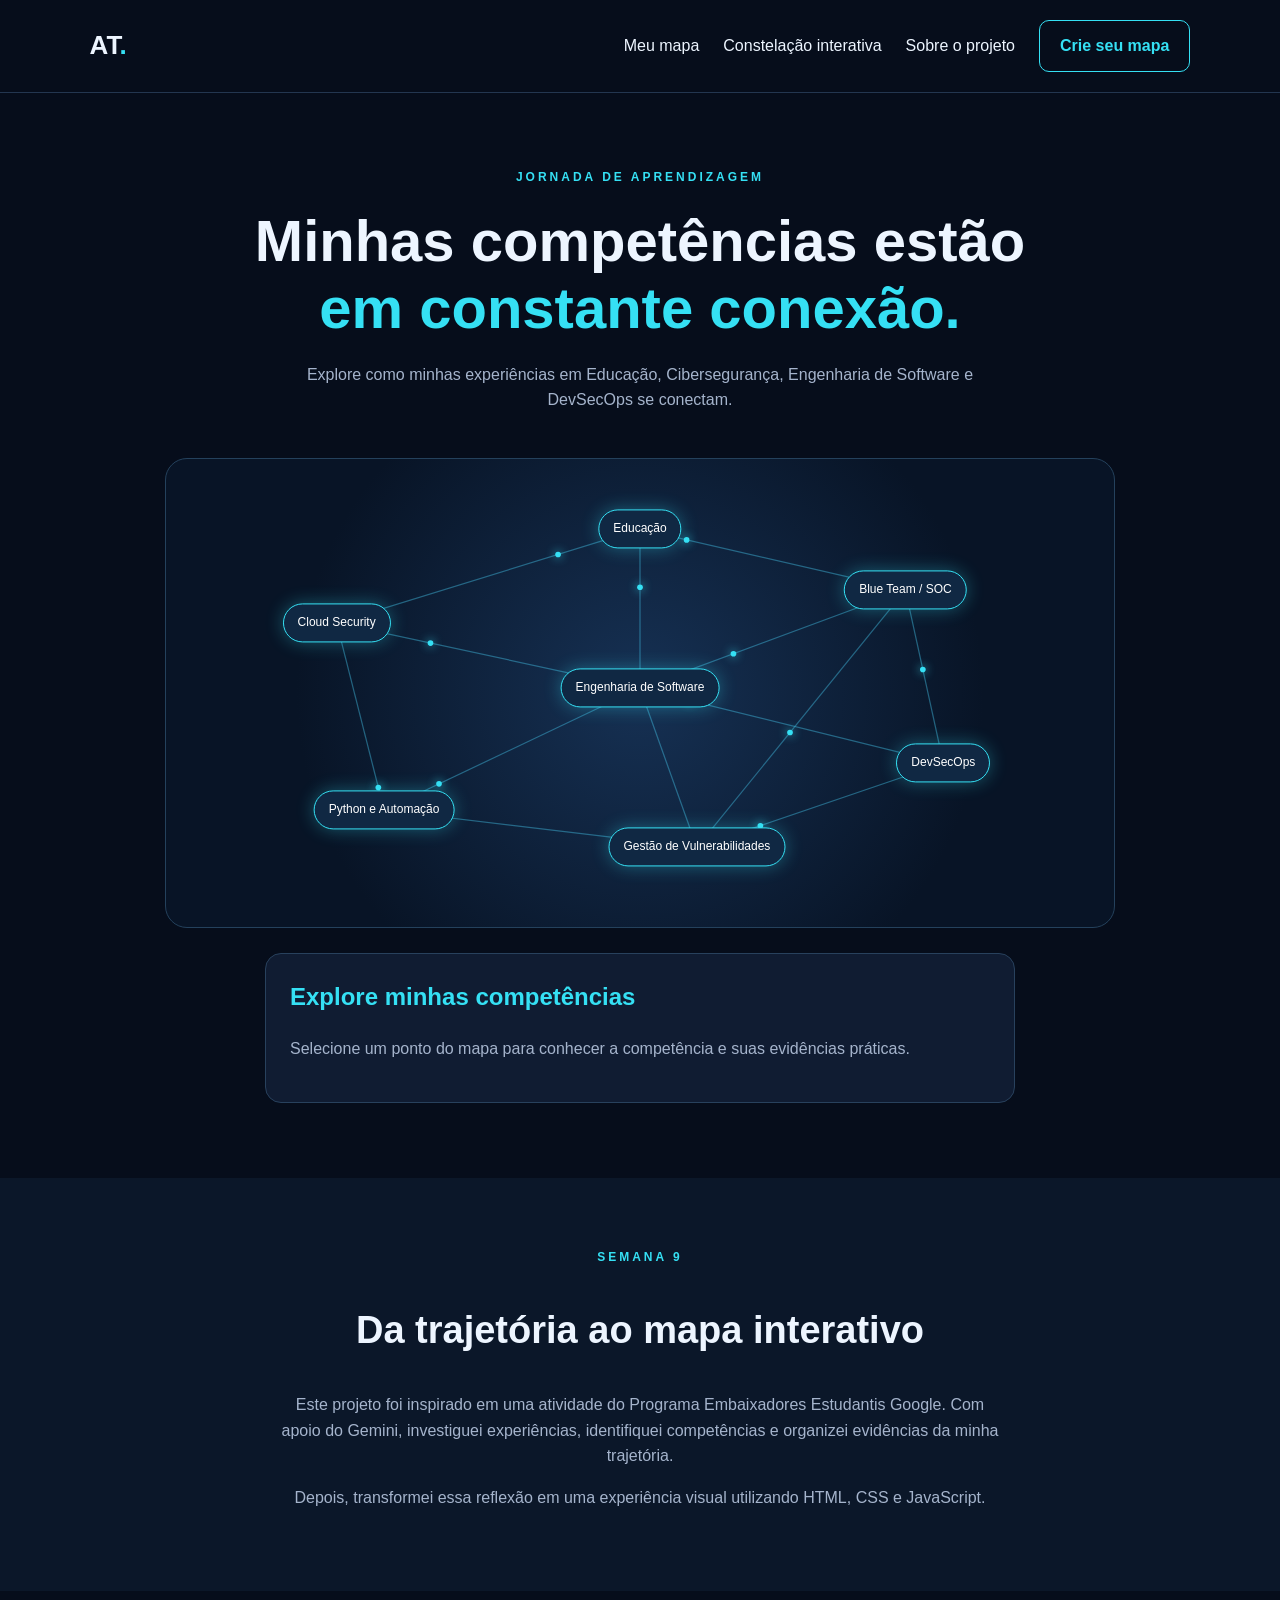
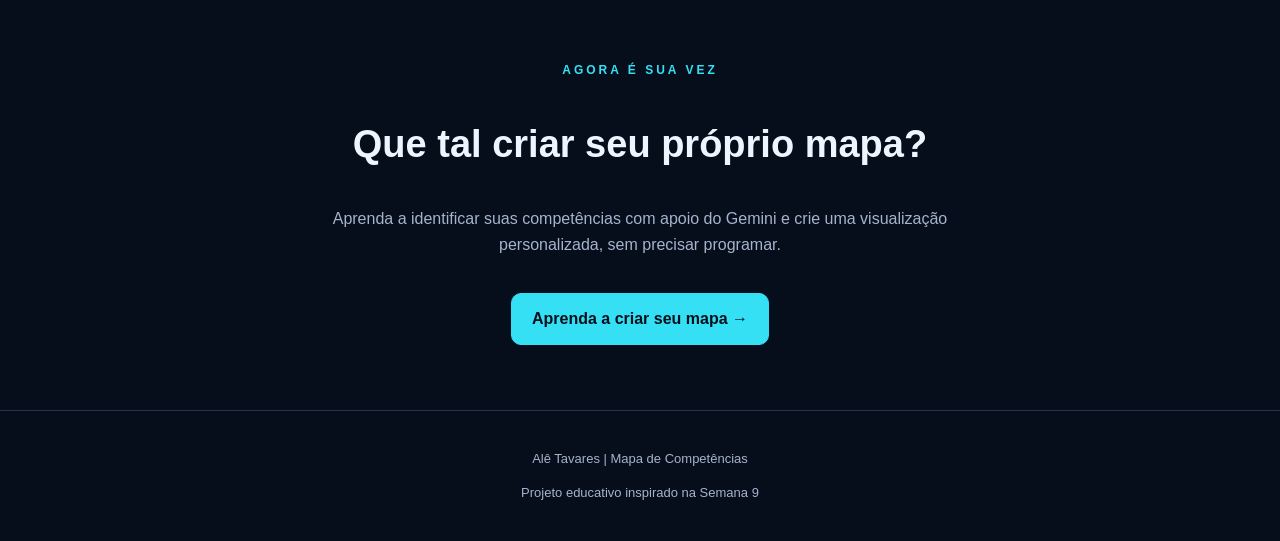
<file: index.html>
<!DOCTYPE html>
<html lang="pt-BR">
<head>
  <meta charset="UTF-8">
  <meta name="viewport" content="width=device-width, initial-scale=1.0">
  <meta name="description" content="Mapa interativo de competências e aprendizagem com apoio do Gemini.">
  <title>Mapa de Competências | Alê Tavares</title>
  <link rel="stylesheet" href="style.css">
  <script src="script.js" defer></script>
</head>
<body>
  <header class="cabecalho">
    <a class="marca" href="index.html">AT<span>.</span></a>
    <nav aria-label="Navegação principal">
      <a href="#mapa">Meu mapa</a>
      <a href="constelacao.html">Constelação interativa</a>
      <a href="#sobre">Sobre o projeto</a>
      <a href="crie-seu-mapa.html" class="botao-menu">
        Crie seu mapa
      </a>
    </nav>
  </header>

  <main>
    <section class="apresentacao" id="mapa">
      <div class="introducao">
        <span class="etiqueta">JORNADA DE APRENDIZAGEM</span>
        <h1>Minhas competências estão
          <span>em constante conexão.</span>
        </h1>
        <p>
          Explore como minhas experiências em Educação,
          Cibersegurança, Engenharia de Software e
          DevSecOps se conectam.
        </p>
      </div>

      <div class="area-mapa">
        <svg id="rede" role="img"
             aria-label="Rede animada de competências">
        </svg>
        <div id="pontos" class="pontos"></div>
      </div>

      <section class="detalhes" aria-live="polite">
        <h2 id="competencia-titulo">
          Explore minhas competências
        </h2>
        <p id="competencia-descricao">
          Selecione um ponto do mapa para conhecer
          a competência e suas evidências práticas.
        </p>
      </section>
    </section>

    <section class="sobre" id="sobre">
      <span class="etiqueta">SEMANA 9</span>
      <h2>Da trajetória ao mapa interativo</h2>
      <p>
        Este projeto foi inspirado em uma atividade
        do Programa Embaixadores Estudantis Google.
        Com apoio do Gemini, investiguei experiências,
        identifiquei competências e organizei
        evidências da minha trajetória.
      </p>
      <p>
        Depois, transformei essa reflexão em uma
        experiência visual utilizando HTML, CSS
        e JavaScript.
      </p>
    </section>

    <section class="convite">
      <span class="etiqueta">AGORA É SUA VEZ</span>
      <h2>Que tal criar seu próprio mapa?</h2>
      <p>
        Aprenda a identificar suas competências com
        apoio do Gemini e crie uma visualização
        personalizada, sem precisar programar.
      </p>
      <a href="crie-seu-mapa.html" class="botao-principal">
        Aprenda a criar seu mapa →
      </a>
    </section>
  </main>

  <footer>
    <p>Alê Tavares | Mapa de Competências</p>
    <p>Projeto educativo inspirado na Semana 9</p>
  </footer>
</body>
</html>
</file>
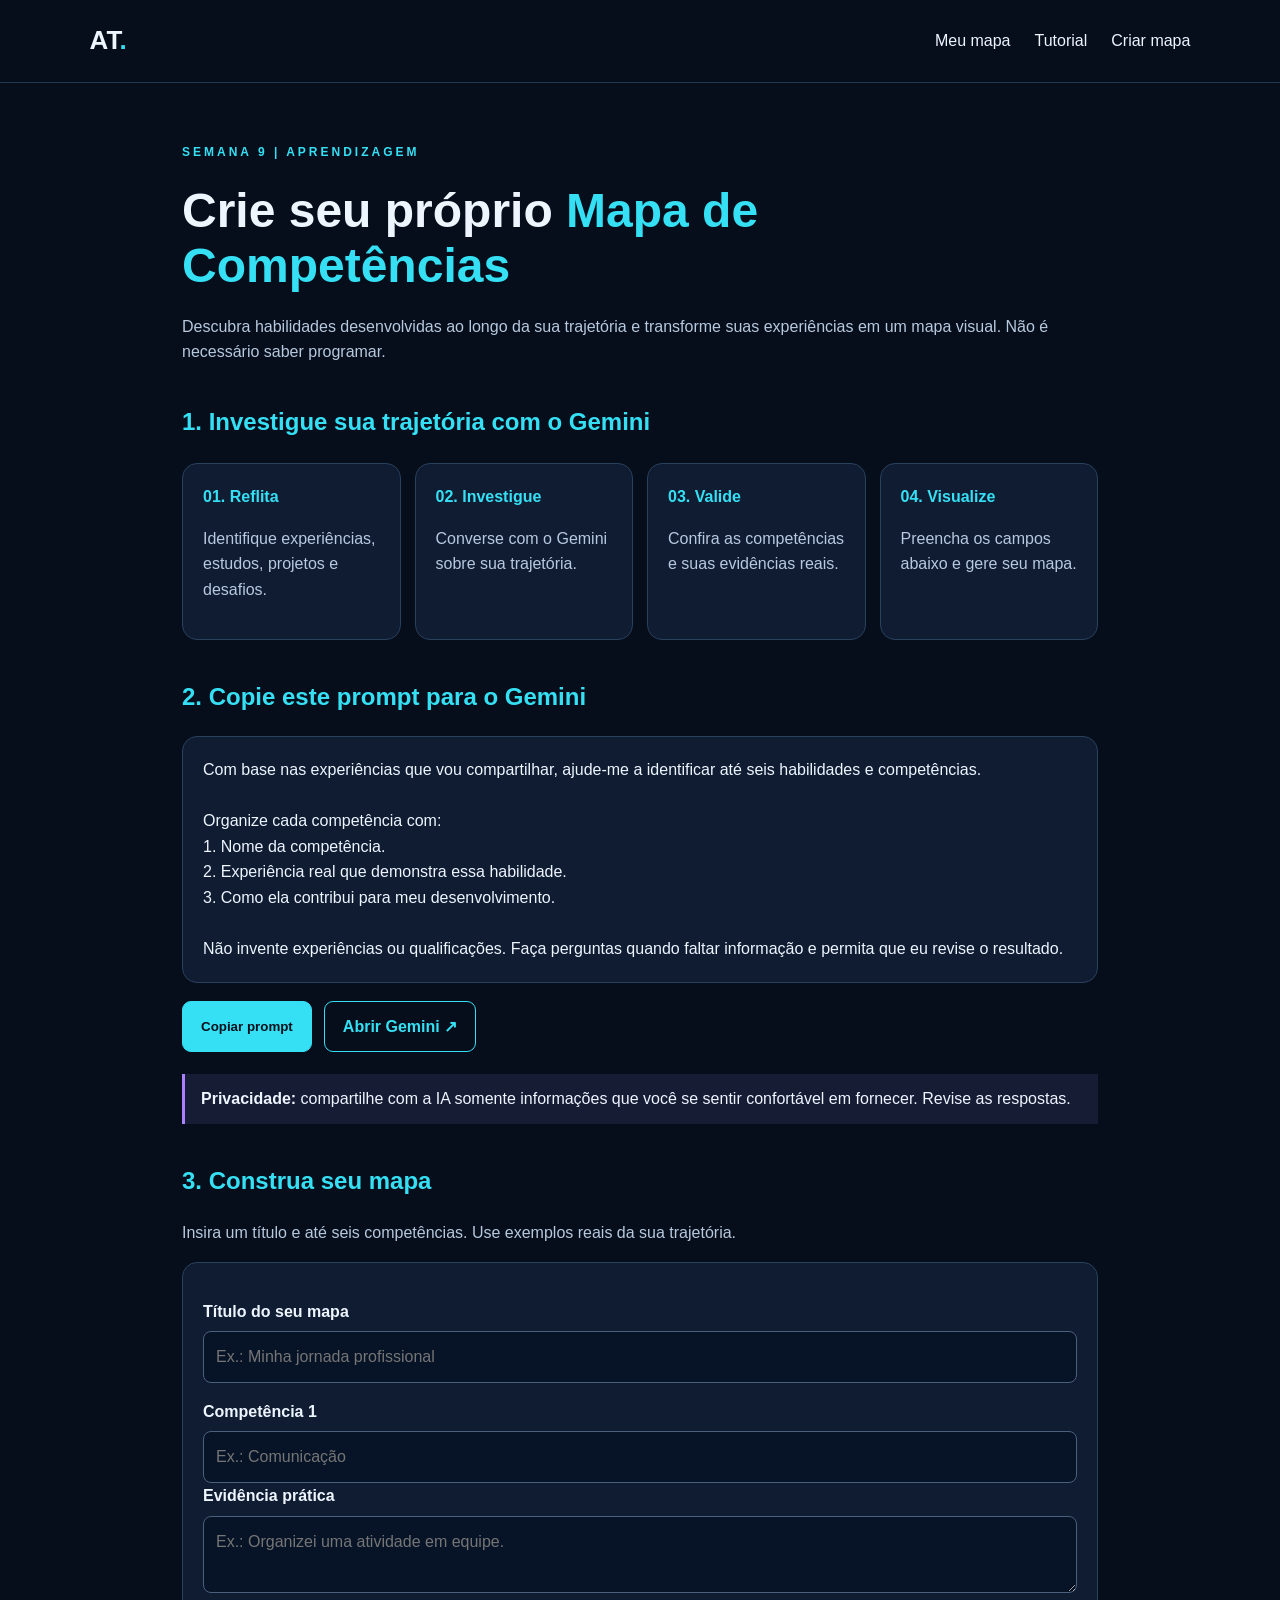
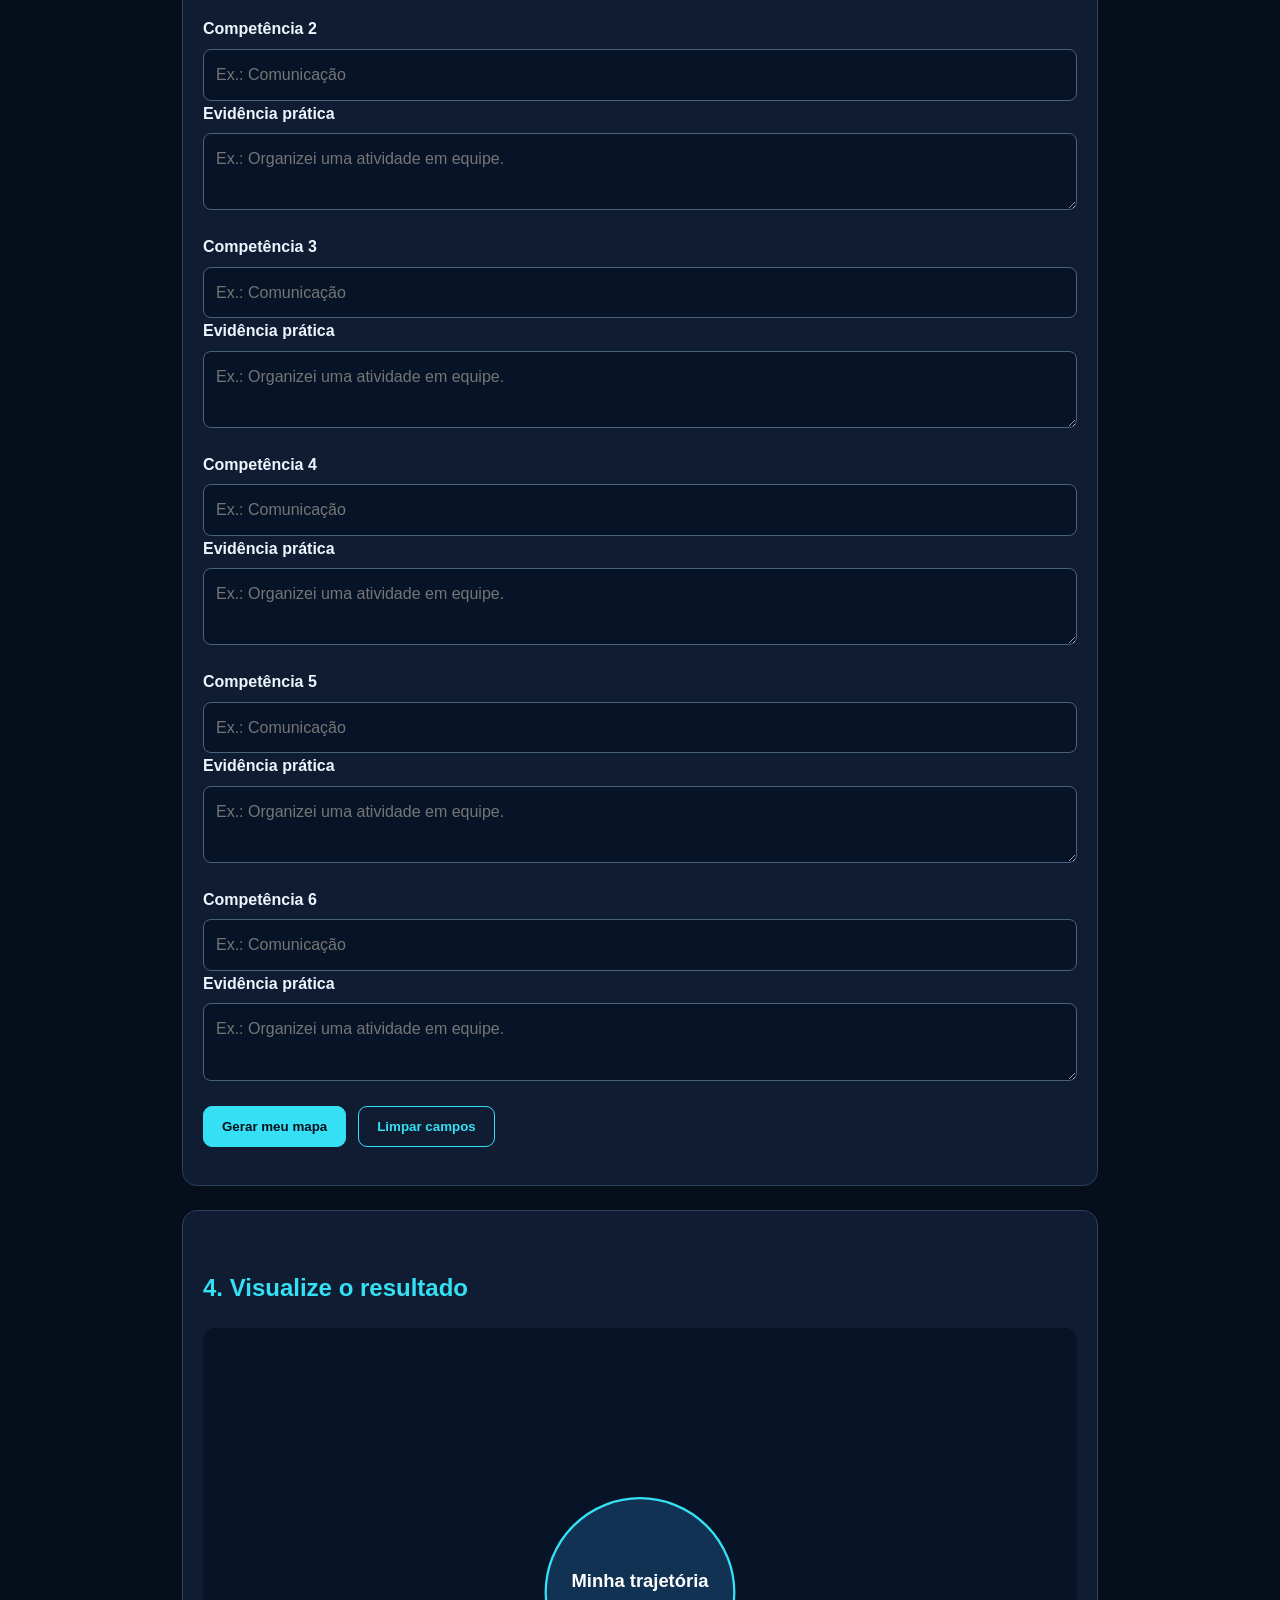
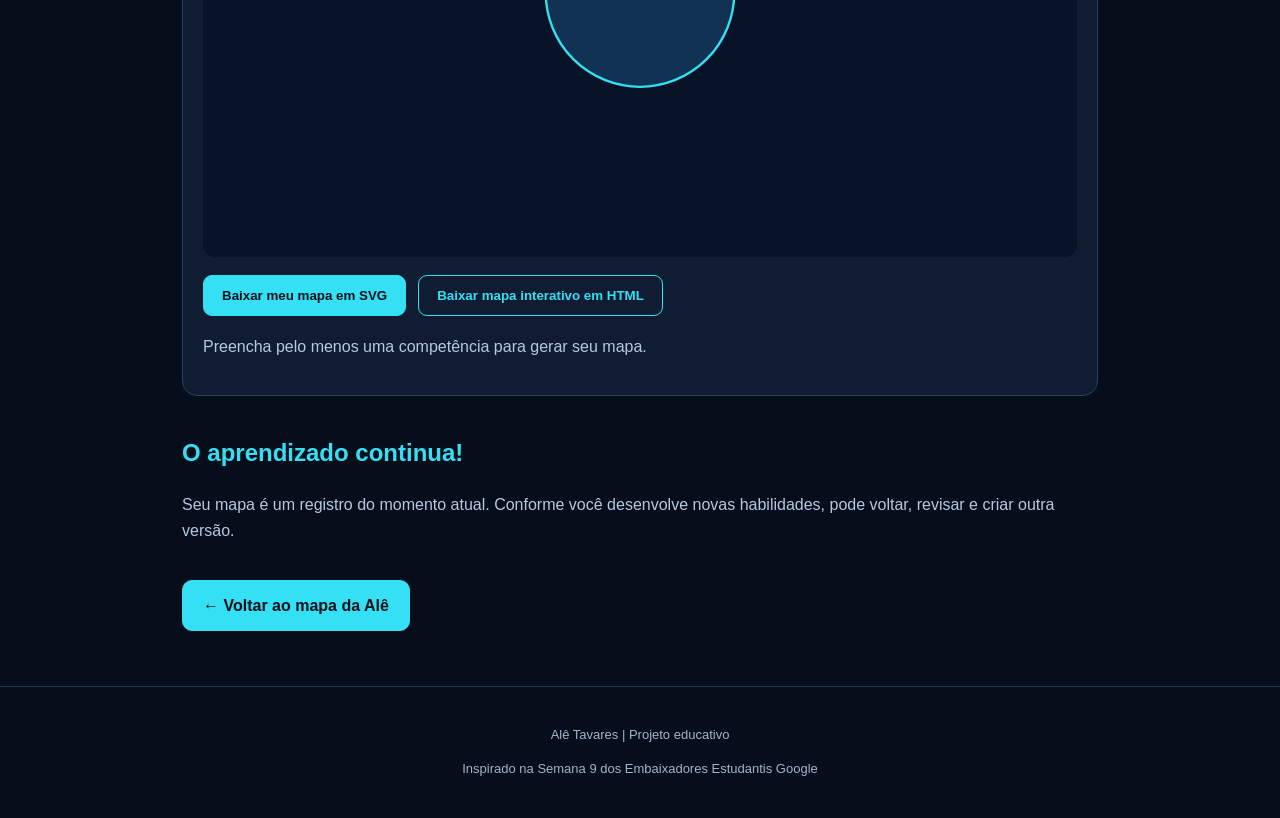
<file: crie-seu-mapa.html>
<!DOCTYPE html>
<html lang="pt-BR">
<head>
  <meta charset="UTF-8">
  <meta name="viewport" content="width=device-width, initial-scale=1">
  <title>Crie seu Mapa | Alê Tavares</title>
  <link rel="stylesheet" href="style.css">
  <style>
    .tutorial {
      max-width: 960px;
      margin: auto;
      padding: 55px 22px;
    }
    .tutorial h1 { font-size: clamp(30px, 5vw, 48px); }
    .tutorial h2 { color: #35e0f4; margin-top: 38px; }
    .tutorial p { color: #b7c9de; }
    .etapas {
      display: grid;
      grid-template-columns: repeat(auto-fit, minmax(210px, 1fr));
      gap: 14px;
      margin-top: 22px;
    }
    .etapa, .editor, .resultado, .prompt {
      background: #101c32;
      border: 1px solid #28415d;
      border-radius: 15px;
      padding: 20px;
    }
    .etapa strong { color: #35e0f4; }
    .prompt {
      white-space: pre-wrap;
      overflow-wrap: anywhere;
      color: #edf5ff;
    }
    .acoes {
      display: flex;
      gap: 12px;
      flex-wrap: wrap;
      margin: 18px 0;
    }
    .acao {
      padding: 12px 18px;
      border: 1px solid #35e0f4;
      border-radius: 9px;
      background: #35e0f4;
      color: #06101c;
      font-weight: bold;
      cursor: pointer;
    }
    .secundario {
      background: transparent;
      color: #35e0f4;
    }
    .campo { margin: 16px 0; }
    .campo label {
      display: block;
      margin-bottom: 7px;
      font-weight: 600;
    }
    .campo input, .campo textarea {
      width: 100%;
      padding: 12px;
      border: 1px solid #49617b;
      border-radius: 8px;
      background: #071427;
      color: white;
      font: inherit;
    }
    .campo textarea { min-height: 70px; }
    .resultado { margin-top: 24px; }
    #mapa-gerado {
      display: block;
      width: 100%;
      height: auto;
      background: #071427;
      border-radius: 12px;
    }
    .aviso {
      border-left: 3px solid #aa80ff;
      padding: 12px 16px;
      background: #171c35;
      margin-top: 22px;
    }
  </style>
</head>
<body>
  <header class="cabecalho">
    <a class="marca" href="index.html">AT<span>.</span></a>
    <nav>
      <a href="index.html">Meu mapa</a>
      <a href="#passos">Tutorial</a>
      <a href="#editor">Criar mapa</a>
    </nav>
  </header>

  <main class="tutorial">
    <span class="etiqueta">SEMANA 9 | APRENDIZAGEM</span>
    <h1>Crie seu próprio <span>Mapa de Competências</span></h1>
    <p>
      Descubra habilidades desenvolvidas ao longo da sua
      trajetória e transforme suas experiências em um mapa
      visual. Não é necessário saber programar.
    </p>

    <section id="passos">
      <h2>1. Investigue sua trajetória com o Gemini</h2>
      <div class="etapas">
        <article class="etapa">
          <strong>01. Reflita</strong>
          <p>Identifique experiências, estudos, projetos e desafios.</p>
        </article>
        <article class="etapa">
          <strong>02. Investigue</strong>
          <p>Converse com o Gemini sobre sua trajetória.</p>
        </article>
        <article class="etapa">
          <strong>03. Valide</strong>
          <p>Confira as competências e suas evidências reais.</p>
        </article>
        <article class="etapa">
          <strong>04. Visualize</strong>
          <p>Preencha os campos abaixo e gere seu mapa.</p>
        </article>
      </div>
    </section>

    <section>
      <h2>2. Copie este prompt para o Gemini</h2>
      <div class="prompt" id="prompt">Com base nas experiências que vou compartilhar, ajude-me a identificar até seis habilidades e competências.

Organize cada competência com:
1. Nome da competência.
2. Experiência real que demonstra essa habilidade.
3. Como ela contribui para meu desenvolvimento.

Não invente experiências ou qualificações. Faça perguntas quando faltar informação e permita que eu revise o resultado.</div>

      <div class="acoes">
        <button class="acao" id="copiar" type="button">
          Copiar prompt
        </button>
        <a class="acao secundario"
           href="https://gemini.google.com/app"
           target="_blank" rel="noopener noreferrer">
          Abrir Gemini ↗
        </a>
      </div>
      <p id="status-copia" role="status"></p>
      <div class="aviso">
        <strong>Privacidade:</strong>
        compartilhe com a IA somente informações que você
        se sentir confortável em fornecer. Revise as respostas.
      </div>
    </section>

    <section id="editor">
      <h2>3. Construa seu mapa</h2>
      <p>
        Insira um título e até seis competências.
        Use exemplos reais da sua trajetória.
      </p>

      <div class="editor">
        <div class="campo">
          <label for="nome">Título do seu mapa</label>
          <input id="nome" maxlength="45"
                 placeholder="Ex.: Minha jornada profissional">
        </div>
        <div id="campos"></div>
        <div class="acoes">
          <button class="acao" id="gerar" type="button">
            Gerar meu mapa
          </button>
          <button class="acao secundario" id="limpar" type="button">
            Limpar campos
          </button>
        </div>
      </div>
    </section>

    <section class="resultado">
      <h2>4. Visualize o resultado</h2>
      <svg id="mapa-gerado" viewBox="0 0 760 460"
           role="img" aria-label="Mapa de competências criado pelo visitante">
      </svg>
      <div id="evidencias"></div>
      <div class="acoes">
        <button class="acao" id="exportar" type="button">
          Baixar meu mapa em SVG
        </button>
        
        <button class="acao secundario" id="exportar-html" type="button">
          Baixar mapa interativo em HTML
        </button>

      </div>
      <p id="status-mapa" role="status"></p>
    </section>

    <section>
      <h2>O aprendizado continua!</h2>
      <p>
        Seu mapa é um registro do momento atual.
        Conforme você desenvolve novas habilidades,
        pode voltar, revisar e criar outra versão.
      </p>
      <a class="botao-principal" href="index.html">
        ← Voltar ao mapa da Alê
      </a>
    </section>
  </main>

  <footer>
    <p>Alê Tavares | Projeto educativo</p>
    <p>Inspirado na Semana 9 dos Embaixadores Estudantis Google</p>
  </footer>

  <script>
    const campos = document.getElementById("campos");
    const svg = document.getElementById("mapa-gerado");
    const evidencias = document.getElementById("evidencias");
    const statusMapa = document.getElementById("status-mapa");
    const NS = "http://www.w3.org/2000/svg";

    for (let i = 1; i <= 6; i++) {
      const grupo = document.createElement("div");
      grupo.className = "campo";

      const rotulo = document.createElement("label");
      rotulo.htmlFor = "comp" + i;
      rotulo.textContent = "Competência " + i;

      const entrada = document.createElement("input");
      entrada.id = "comp" + i;
      entrada.maxLength = 35;
      entrada.placeholder = "Ex.: Comunicação";

      const rotuloEvidencia = document.createElement("label");
      rotuloEvidencia.htmlFor = "evid" + i;
      rotuloEvidencia.textContent = "Evidência prática";

      const evidencia = document.createElement("textarea");
      evidencia.id = "evid" + i;
      evidencia.maxLength = 250;
      evidencia.placeholder = "Ex.: Organizei uma atividade em equipe.";

      grupo.append(rotulo, entrada, rotuloEvidencia, evidencia);
      campos.appendChild(grupo);
    }

    function elementoSVG(tipo, atributos, texto) {
      const el = document.createElementNS(NS, tipo);
      Object.entries(atributos).forEach(([k, v]) =>
        el.setAttribute(k, v)
      );
      if (texto !== undefined) el.textContent = texto;
      svg.appendChild(el);
      return el;
    }

    function gerarMapa() {
      const nome = document.getElementById("nome").value.trim()
        || "Minha trajetória";

      const itens = [];
      for (let i = 1; i <= 6; i++) {
        const titulo = document.getElementById("comp" + i).value.trim();
        const evidencia = document.getElementById("evid" + i).value.trim();
        if (titulo) itens.push({ titulo, evidencia });
      }

      svg.replaceChildren();
      evidencias.replaceChildren();

      elementoSVG("rect", {
        width: 760, height: 460, fill: "#071427", rx: 12
      });

      elementoSVG("circle", {
        cx: 380, cy: 230, r: 82,
        fill: "#123253", stroke: "#35e0f4",
        "stroke-width": 2
      });

      const centro = elementoSVG("text", {
        x: 380, y: 225, fill: "white",
        "text-anchor": "middle", "font-size": 16,
        "font-weight": "bold"
      });

      const palavras = nome.match(/.{1,23}(?:\s|$)/g) || [nome];
      palavras.slice(0, 3).forEach((parte, i) => {
        const tspan = document.createElementNS(NS, "tspan");
        tspan.setAttribute("x", 380);
        tspan.setAttribute("dy", i === 0 ? 0 : 21);
        tspan.textContent = parte.trim();
        centro.appendChild(tspan);
      });

      itens.forEach((item, i) => {
        const angulo = (i * 2 * Math.PI / itens.length) - Math.PI / 2;
        const x = 380 + 260 * Math.cos(angulo);
        const y = 230 + 165 * Math.sin(angulo);

        elementoSVG("line", {
          x1: 380, y1: 230, x2: x, y2: y,
          stroke: "#35e0f4", "stroke-width": 1.5,
          opacity: 0.7
        });


const particula = document.createElementNS(NS, "circle");

particula.setAttribute("r", "3");
particula.setAttribute("fill", "#35e0f4");

const movimento = document.createElementNS(NS, "animateMotion");

movimento.setAttribute("dur", `${3 + i * 0.5}s`);
movimento.setAttribute("repeatCount", "indefinite");
movimento.setAttribute(
  "path",
  `M 380 230 L ${x} ${y}`
);

particula.appendChild(movimento);

if (!window.matchMedia(
  "(prefers-reduced-motion: reduce)"
).matches) {
  svg.appendChild(particula);
}


        elementoSVG("circle", {
          cx: x, cy: y, r: 7, fill: "#aa80ff"
        });

        const texto = item.titulo.length > 24
          ? item.titulo.slice(0, 23) + "…"
          : item.titulo;

        elementoSVG("text", {
          x, y: y + (y < 230 ? -16 : 24),
          fill: "#edf5ff", "font-size": 13,
          "text-anchor": "middle"
        }, texto);

const areaClique = document.createElementNS(NS, "circle");

areaClique.setAttribute("cx", x);
areaClique.setAttribute("cy", y);
areaClique.setAttribute("r", 20);
areaClique.setAttribute("fill", "transparent");
areaClique.setAttribute("stroke", "transparent");
areaClique.setAttribute("tabindex", "0");
areaClique.setAttribute("role", "button");
areaClique.setAttribute(
  "aria-label",
  "Ver evidência de " + item.titulo
);
areaClique.style.cursor = "pointer";

const mostrarEvidencia = () => {
  statusMapa.textContent =
    item.titulo + ": " +
    (item.evidencia || "Evidência não informada.");
};

areaClique.addEventListener("click", mostrarEvidencia);

areaClique.addEventListener("keydown", (evento) => {
  if (evento.key === "Enter" || evento.key === " ") {
    evento.preventDefault();
    mostrarEvidencia();
  }
});

svg.appendChild(areaClique);

        const paragrafo = document.createElement("p");
        const destaque = document.createElement("strong");
        destaque.textContent = item.titulo + ": ";
        paragrafo.append(destaque, document.createTextNode(
          item.evidencia || "Evidência ainda não informada."
        ));
        evidencias.appendChild(paragrafo);
      });

      statusMapa.textContent = itens.length
        ? "Mapa gerado com " + itens.length + " competência(s)."
        : "Preencha pelo menos uma competência para gerar seu mapa.";
    }

    document.getElementById("gerar").addEventListener("click", gerarMapa);

    document.getElementById("limpar").addEventListener("click", () => {
      document.querySelectorAll("#editor input, #editor textarea")
        .forEach(campo => campo.value = "");
      gerarMapa();
    });

    document.getElementById("copiar").addEventListener("click", async () => {
      const texto = document.getElementById("prompt").textContent;
      try {
        await navigator.clipboard.writeText(texto);
        document.getElementById("status-copia").textContent =
          "Prompt copiado!";
      } catch {
        document.getElementById("status-copia").textContent =
          "Selecione o texto acima e copie com Ctrl + C.";
      }
    });

    document.getElementById("exportar").addEventListener("click", () => {
      const copia = svg.cloneNode(true);
      copia.setAttribute("xmlns", NS);
      const conteudo = new XMLSerializer().serializeToString(copia);
      const blob = new Blob([conteudo], { type: "image/svg+xml" });
      const url = URL.createObjectURL(blob);
      const link = document.createElement("a");
      link.href = url;
      link.download = "meu-mapa-de-competencias.svg";
      link.click();
      setTimeout(() => URL.revokeObjectURL(url), 1000);
    });
      
document.getElementById("exportar-html").addEventListener("click", () => {
  const itens = [];

  for (let i = 1; i <= 6; i++) {
    const titulo = document.getElementById("comp" + i).value.trim();
    const evidencia = document.getElementById("evid" + i).value.trim();

    if (titulo) {
      itens.push({ titulo, evidencia });
    }
  }

  if (itens.length === 0) {
    statusMapa.textContent =
      "Preencha pelo menos uma competência antes de exportar.";
    return;
  }

  // Atualiza o mapa antes da exportação.
  gerarMapa();

  const nome = document.getElementById("nome").value.trim()
    || "Minha trajetória";

  const mapa = svg.cloneNode(true);
  mapa.setAttribute("xmlns", NS);

  // Retira as áreas de clique usadas no editor.
  mapa.querySelectorAll('[role="button"]').forEach(el => el.remove());

  const svgTexto = new XMLSerializer().serializeToString(mapa);

  // Converte os dados em texto seguro para incorporar ao HTML.
  const escapar = (valor) => String(valor).replace(
    /[&<>"']/g,
    caractere => ({
      "&": "&amp;",
      "<": "&lt;",
      ">": "&gt;",
      '"': "&quot;",
      "'": "&#39;"
    })[caractere]
  );

  const detalhes = itens.map((item, indice) => `
    <button class="competencia" data-indice="${indice}">
      ${escapar(item.titulo)}
    </button>
  `).join("");

  const dados = itens.map(item => ({
    titulo: item.titulo,
    evidencia: item.evidencia
  }));

  const dadosJSON = JSON.stringify(dados).replace(/</g, "\\u003c");

  const html = `<!DOCTYPE html>
<html lang="pt-BR">
<head>
<meta charset="UTF-8">
<meta name="viewport" content="width=device-width, initial-scale=1">
<title>Meu Mapa Interativo</title>
<style>
  * { box-sizing: border-box; }
  body {
    margin: 0;
    padding: 30px 16px;
    font-family: Arial, sans-serif;
    background: #060d1b;
    color: #edf5ff;
    text-align: center;
  }
  h1 { color: #35e0f4; }
  .container { max-width: 960px; margin: auto; }
  svg { width: 100%; height: auto; }
  .botoes {
    display: flex;
    flex-wrap: wrap;
    gap: 10px;
    justify-content: center;
    margin: 25px 0;
  }
  .competencia {
    padding: 12px 18px;
    background: #102843;
    color: white;
    border: 1px solid #35e0f4;
    border-radius: 9px;
    cursor: pointer;
  }
  .competencia:hover, .competencia:focus-visible {
    background: #214466;
    outline: 2px solid #aa80ff;
  }
  #detalhe {
    padding: 22px;
    background: #101c32;
    border: 1px solid #28415d;
    border-radius: 12px;
    text-align: left;
    overflow-wrap: anywhere;
  }
  @media (prefers-reduced-motion: reduce) {
    svg animateMotion { display: none; }
  }
</style>
</head>
<body>
<main class="container">
  <h1>${escapar(nome)}</h1>
  <p>Explore minhas competências e suas evidências.</p>
  ${svgTexto}
  <div class="botoes">${detalhes}</div>
  <section id="detalhe" aria-live="polite">
    Selecione uma competência para conhecer sua evidência.
  </section>
</main>
<script id="dados" type="application/json">${dadosJSON}<\/script>
<script>
  const dados = JSON.parse(document.getElementById("dados").textContent);
  const painel = document.getElementById("detalhe");

  document.querySelectorAll(".competencia").forEach(botao => {
    botao.addEventListener("click", () => {
      const item = dados[Number(botao.dataset.indice)];
      painel.replaceChildren();

      const titulo = document.createElement("h2");
      titulo.textContent = item.titulo;

      const texto = document.createElement("p");
      texto.textContent = item.evidencia || "Evidência não informada.";

      painel.append(titulo, texto);
    });
  });
<\/script>
</body>
</html>`;

  const blob = new Blob([html], {
    type: "text/html;charset=utf-8"
  });

  const url = URL.createObjectURL(blob);
  const link = document.createElement("a");

  link.href = url;
  link.download = "meu-mapa-interativo.html";
  document.body.appendChild(link);
  link.click();
  link.remove();

  setTimeout(() => URL.revokeObjectURL(url), 1000);

  statusMapa.textContent = "Arquivo HTML preparado para download.";
});

    gerarMapa();
  </script>
</body>
</html>
</file>
<file: style.css>
/* MAPA DE COMPETÊNCIAS | ALÊ TAVARES */

:root {
  --fundo: #060d1b;
  --painel: #101c32;
  --ciano: #35e0f4;
  --violeta: #aa80ff;
  --texto: #edf5ff;
  --suave: #a5b4cc;
}

* {
  box-sizing: border-box;
}

html {
  scroll-behavior: smooth;
}

body {
  margin: 0;
  background: var(--fundo);
  color: var(--texto);
  font-family: "Segoe UI", Arial, sans-serif;
  line-height: 1.6;
}

a {
  color: inherit;
  text-decoration: none;
}

.cabecalho {
  display: flex;
  justify-content: space-between;
  align-items: center;
  gap: 20px;
  padding: 20px 7%;
  border-bottom: 1px solid #233650;
}

.marca {
  font-size: 26px;
  font-weight: 800;
}

.marca span {
  color: var(--ciano);
}

nav {
  display: flex;
  align-items: center;
  gap: 24px;
  flex-wrap: wrap;
}

nav a:hover {
  color: var(--ciano);
}

.botao-menu,
.botao-principal {
  display: inline-block;
  padding: 12px 20px;
  border: 1px solid var(--ciano);
  border-radius: 10px;
  color: var(--ciano);
  font-weight: 600;
}

.botao-principal {
  background: var(--ciano);
  color: #06101c;
  margin-top: 20px;
}

.apresentacao {
  padding: 70px 7% 50px;
  text-align: center;
}

.introducao {
  max-width: 800px;
  margin: auto;
}

.etiqueta {
  color: var(--ciano);
  font-size: 12px;
  letter-spacing: 3px;
  font-weight: 700;
}

h1 {
  font-size: clamp(32px, 5vw, 58px);
  line-height: 1.15;
  margin: 20px 0;
}

h1 span {
  color: var(--ciano);
}

.introducao p,
.sobre p,
.convite p {
  color: var(--suave);
  max-width: 720px;
  margin: 16px auto;
}

.area-mapa {
  position: relative;
  width: 100%;
  max-width: 950px;
  height: 470px;
  margin: 45px auto 20px;
  overflow: hidden;
  border: 1px solid #24415c;
  border-radius: 22px;
  background:
    radial-gradient(circle at center, #163154 0%, #081426 65%);
}

#rede,
.pontos {
  position: absolute;
  inset: 0;
  width: 100%;
  height: 100%;
}

#rede {
  pointer-events: none;
}

.ponto {
  position: absolute;
  transform: translate(-50%, -50%);
  border: 1px solid var(--ciano);
  border-radius: 50px;
  padding: 9px 14px;
  background: #102843;
  color: white;
  cursor: pointer;
  font: inherit;
  font-size: 12px;
  box-shadow: 0 0 18px #35e0f455;
  transition: transform .25s, box-shadow .25s;
}

.ponto:hover,
.ponto:focus-visible {
  transform: translate(-50%, -50%) scale(1.12);
  box-shadow: 0 0 25px var(--ciano);
  outline: 2px solid var(--violeta);
}

.linha-rede {
  stroke: #42bde2;
  stroke-width: 1.3;
  opacity: .45;
}

.particula {
  fill: var(--ciano);
  filter: drop-shadow(0 0 5px var(--ciano));
}

.detalhes {
  max-width: 750px;
  margin: 25px auto;
  padding: 24px;
  border: 1px solid #28415d;
  border-radius: 16px;
  background: var(--painel);
  text-align: left;
}

.detalhes h2 {
  color: var(--ciano);
  margin-top: 0;
}

.detalhes p {
  color: var(--suave);
}

.sobre,
.convite {
  padding: 65px 7%;
  text-align: center;
}

.sobre {
  background: #0b1729;
}

.sobre h2,
.convite h2 {
  font-size: clamp(26px, 4vw, 38px);
}

footer {
  padding: 25px;
  border-top: 1px solid #233650;
  text-align: center;
  color: var(--suave);
  font-size: 13px;
}

@media (max-width: 650px) {
  .cabecalho {
    flex-direction: column;
  }

  nav {
    justify-content: center;
    gap: 12px;
  }

  .area-mapa {
    height: 530px;
  }

  .ponto {
    font-size: 10px;
    padding: 7px 9px;
    max-width: 125px;
  }
}

@media (prefers-reduced-motion: reduce) {
  *,
  *::before,
  *::after {
    scroll-behavior: auto !important;
    animation-duration: .01ms !important;
    transition-duration: .01ms !important;
  }
}
</file>
